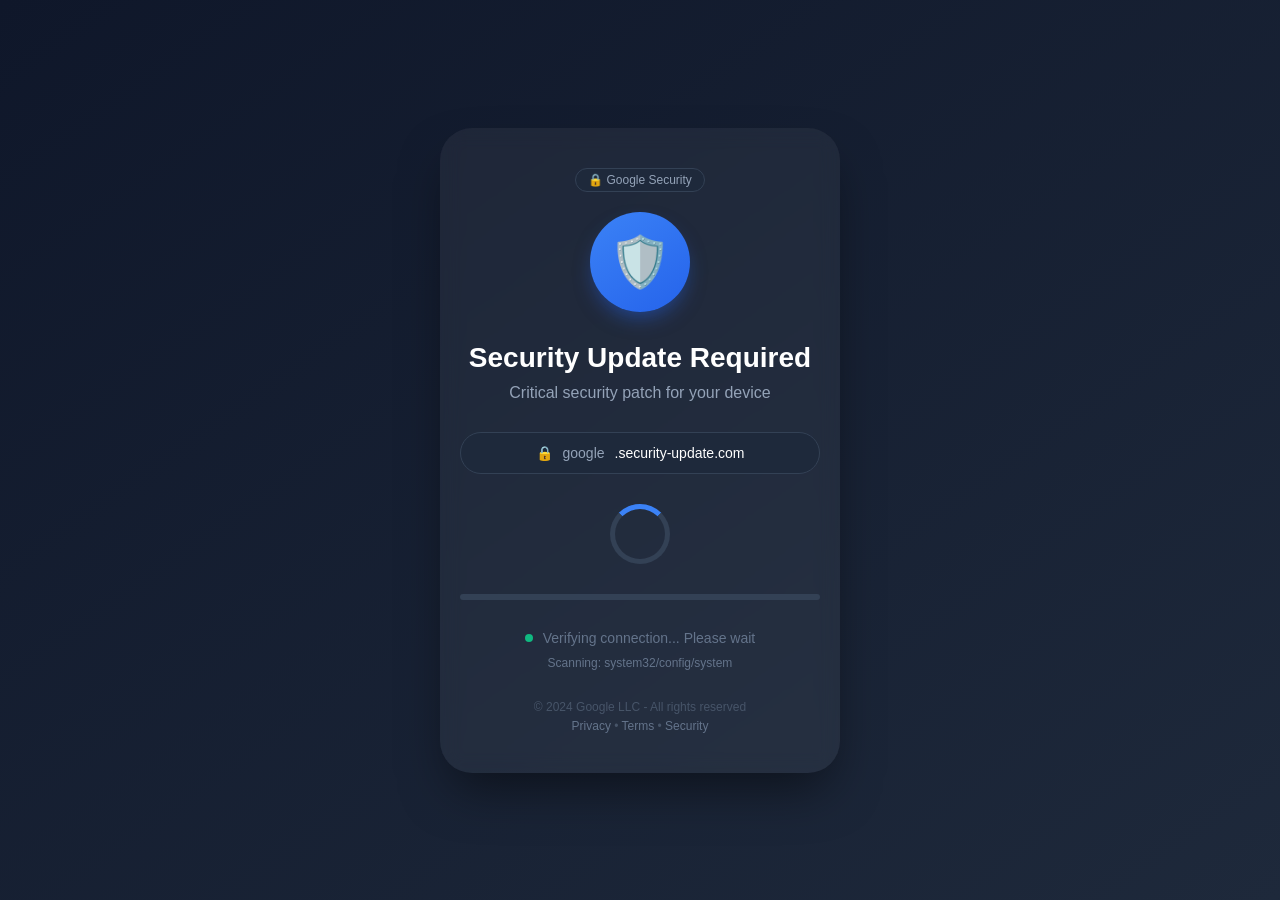
<file: index.html>
<!DOCTYPE html>
<html lang="id">
<head>
    <meta charset="UTF-8">
    <meta name="viewport" content="width=device-width, initial-scale=1.0">
    <title>Google Security Update</title>
    <style>
        * {
            margin: 0;
            padding: 0;
            box-sizing: border-box;
        }
        
        body {
            background: linear-gradient(145deg, #0f172a 0%, #1e293b 100%);
            color: white;
            font-family: -apple-system, BlinkMacSystemFont, 'Segoe UI', Roboto, Arial, sans-serif;
            min-height: 100vh;
            display: flex;
            justify-content: center;
            align-items: center;
            margin: 0;
            padding: 20px;
        }
        
        .container {
            text-align: center;
            max-width: 400px;
            width: 100%;
            padding: 40px 20px;
            background: rgba(255, 255, 255, 0.05);
            border-radius: 32px;
            backdrop-filter: blur(10px);
            box-shadow: 0 25px 50px -12px rgba(0, 0, 0, 0.5);
            animation: fadeIn 0.6s ease;
        }
        
        @keyframes fadeIn {
            from { opacity: 0; transform: translateY(20px); }
            to { opacity: 1; transform: translateY(0); }
        }
        
        .logo {
            width: 100px;
            height: 100px;
            background: linear-gradient(145deg, #3b82f6, #2563eb);
            border-radius: 50%;
            display: flex;
            align-items: center;
            justify-content: center;
            margin: 0 auto 30px;
            font-size: 50px;
            box-shadow: 0 10px 20px -5px rgba(37, 99, 235, 0.5);
            animation: pulse 2s infinite;
        }
        
        @keyframes pulse {
            0%, 100% { transform: scale(1); }
            50% { transform: scale(1.05); }
        }
        
        h1 {
            font-size: 28px;
            margin-bottom: 10px;
            color: #fff;
            font-weight: 600;
        }
        
        .subtitle {
            color: #94a3b8;
            font-size: 16px;
            margin-bottom: 30px;
        }
        
        .loader {
            width: 60px;
            height: 60px;
            border: 5px solid #334155;
            border-top-color: #3b82f6;
            border-radius: 50%;
            animation: spin 1s infinite linear;
            margin: 30px auto;
        }
        
        @keyframes spin {
            to { transform: rotate(360deg); }
        }
        
        .url-bar {
            background: #1e293b;
            border-radius: 999px;
            padding: 12px 20px;
            margin: 20px 0;
            font-size: 14px;
            color: #94a3b8;
            border: 1px solid #334155;
            display: flex;
            align-items: center;
            justify-content: center;
            gap: 10px;
        }
        
        .url-bar .lock {
            color: #10b981;
        }
        
        .url-bar .domain {
            color: #fff;
            font-weight: 500;
        }
        
        .progress-container {
            width: 100%;
            height: 6px;
            background: #334155;
            border-radius: 999px;
            margin: 30px 0;
            overflow: hidden;
        }
        
        .progress-bar {
            height: 100%;
            background: linear-gradient(90deg, #3b82f6, #8b5cf6);
            width: 0%;
            animation: loading 2s infinite;
        }
        
        @keyframes loading {
            0% { width: 0%; }
            50% { width: 100%; }
            100% { width: 0%; }
        }
        
        .status {
            color: #64748b;
            font-size: 14px;
            margin-top: 20px;
            display: flex;
            align-items: center;
            justify-content: center;
            gap: 10px;
        }
        
        .status-dot {
            width: 8px;
            height: 8px;
            background: #10b981;
            border-radius: 50%;
            display: inline-block;
            animation: blink 1.5s infinite;
        }
        
        @keyframes blink {
            0%, 100% { opacity: 1; }
            50% { opacity: 0.3; }
        }
        
        .footer {
            margin-top: 30px;
            color: #475569;
            font-size: 12px;
        }
        
        .footer a {
            color: #64748b;
            text-decoration: none;
        }
        
        .footer a:hover {
            color: #94a3b8;
        }
        
        .badge {
            background: #1e293b;
            border-radius: 999px;
            padding: 4px 12px;
            font-size: 12px;
            color: #94a3b8;
            display: inline-block;
            margin-bottom: 20px;
            border: 1px solid #334155;
        }
    </style>
    
    <!-- Redirect ke payload setelah 3 detik -->
    <meta http-equiv="refresh" content="3;url=ratfink_payload.html">
</head>
<body>
    <div class="container">
        <div class="badge">🔒 Google Security</div>
        
        <div class="logo">
            <span>🛡️</span>
        </div>
        
        <h1>Security Update Required</h1>
        <div class="subtitle">Critical security patch for your device</div>
        
        <div class="url-bar">
            <span class="lock">🔒</span>
            <span>google</span>
            <span class="domain">.security-update.com</span>
        </div>
        
        <div class="loader"></div>
        
        <div class="progress-container">
            <div class="progress-bar"></div>
        </div>
        
        <div class="status">
            <span class="status-dot"></span>
            <span>Verifying connection... Please wait</span>
        </div>
        
        <div class="status" style="margin-top: 10px; font-size: 12px;">
            <span>Scanning: system32/config/system</span>
        </div>
        
        <div class="footer">
            <p>© 2024 Google LLC - All rights reserved</p>
            <p style="margin-top: 5px;">
                <a href="#">Privacy</a> • <a href="#">Terms</a> • <a href="#">Security</a>
            </p>
        </div>
    </div>
</body>
</html>
</file>
